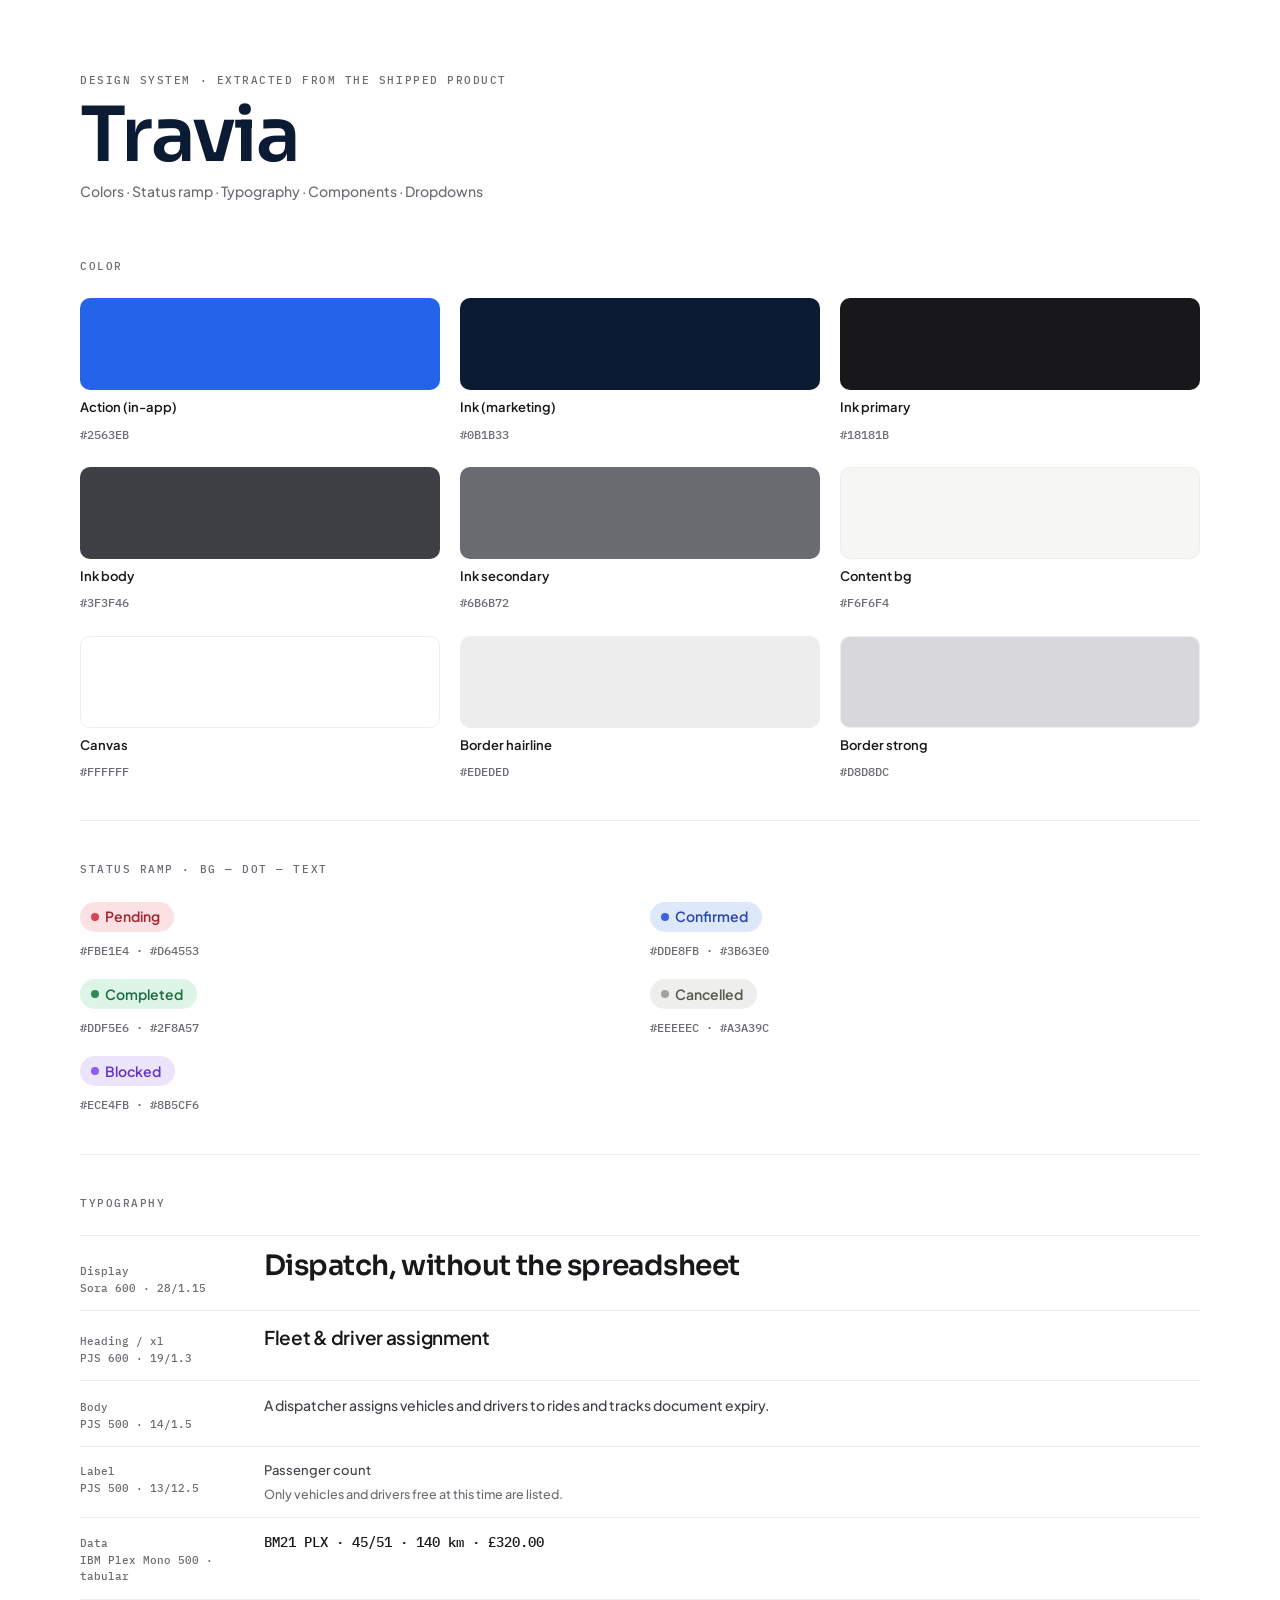
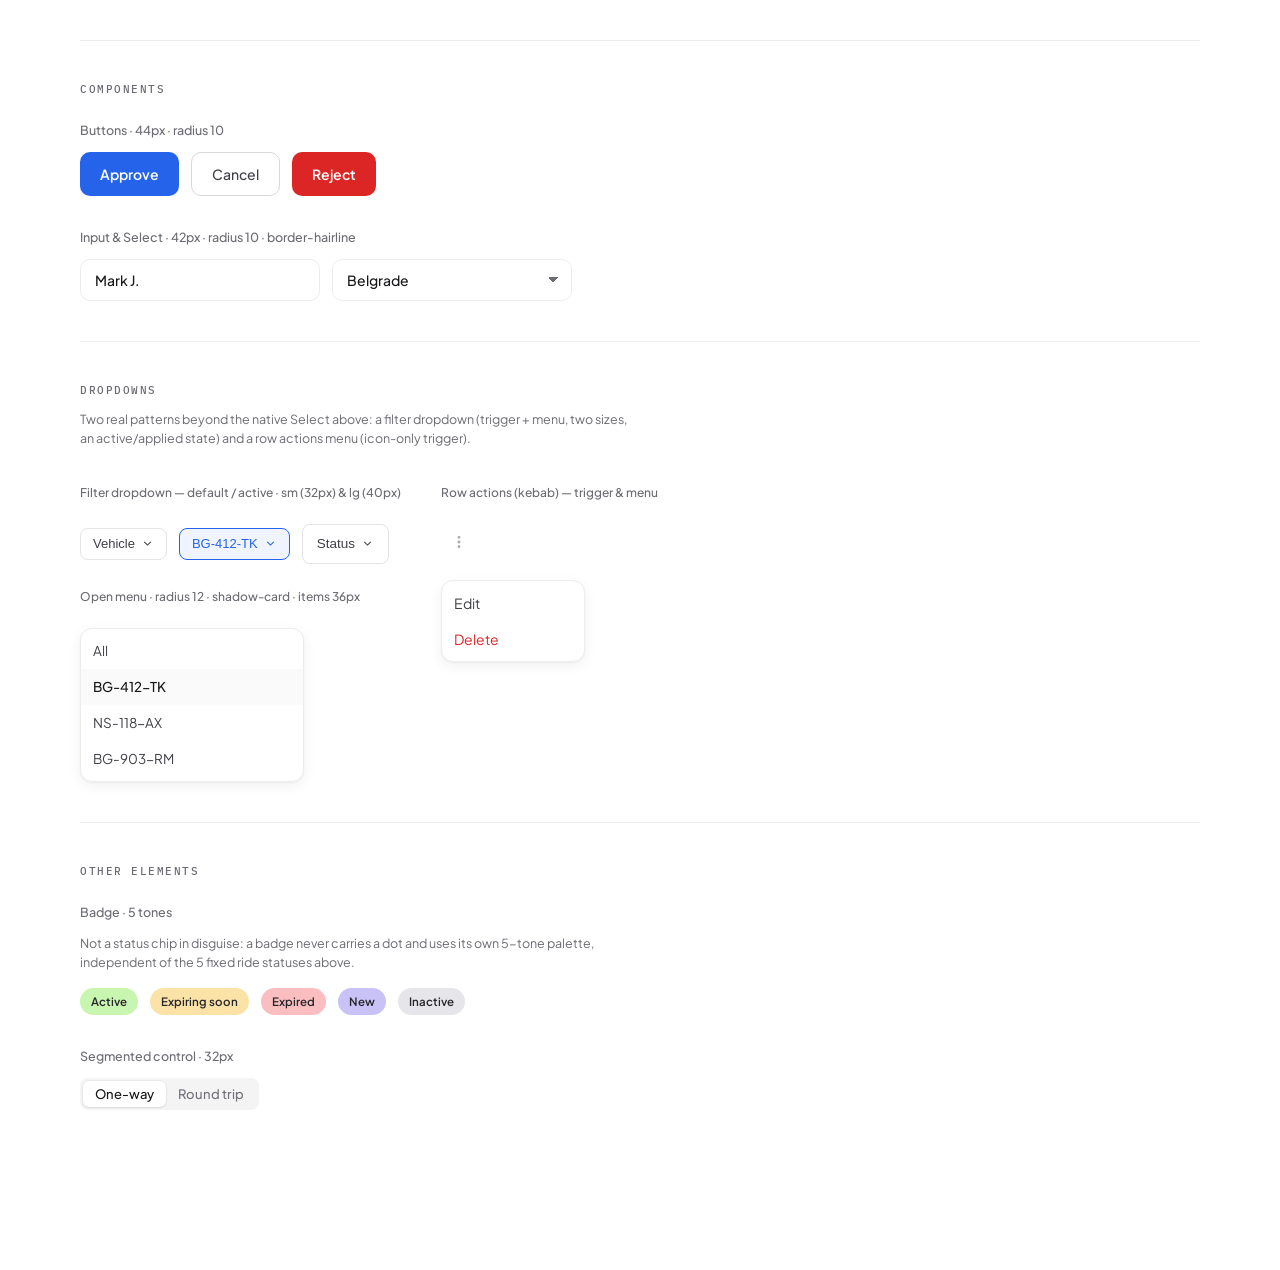
<file: travia-design-system.html>
<!doctype html>
<html lang="en">
<head>
<meta charset="utf-8" />
<meta name="viewport" content="width=device-width, initial-scale=1" />
<title>Travia design system</title>
<link rel="preconnect" href="https://fonts.googleapis.com" />
<link rel="preconnect" href="https://fonts.gstatic.com" crossorigin />
<link
  href="https://fonts.googleapis.com/css2?family=IBM+Plex+Mono:wght@400;500&family=Plus+Jakarta+Sans:wght@400;500;600;700;800&family=Sora:wght@600&display=swap"
  rel="stylesheet"
/>
<style>
  :root {
    /* Color — extracted 1:1 from src/app/globals.css. No dark mode: the
       shipped product has none, so this reference stays single-theme
       rather than inventing one. */
    --action-in-app: #2563eb;
    --action-hover: #1d4ed8;
    --select-tint: #eff4ff;
    --ink-marketing: #0b1b33;
    --ink-primary: #18181b;
    --ink-body: #3f3f46;
    --ink-secondary: #6b6b72;
    --ink-disabled: #a9a9b2;
    --content-bg: #f6f6f4;
    --canvas: #ffffff;
    --border-hairline: #ededed;
    --border-control: #e4e4e7;
    --border-strong: #d8d8dc;
    --destructive: #dc2626;

    --status-pending-bg:   #fbe1e4; --status-pending-dot:   #d64553; --status-pending-text:   #a3232f;
    --status-confirmed-bg: #dde8fb; --status-confirmed-dot: #3b63e0; --status-confirmed-text: #2a46a8;
    --status-completed-bg: #ddf5e6; --status-completed-dot: #2f8a57; --status-completed-text: #1f6b41;
    --status-cancelled-bg: #eeeeec; --status-cancelled-dot: #a3a39c; --status-cancelled-text: #57574f;
    --status-blocked-bg:   #ece4fb; --status-blocked-dot:   #8b5cf6; --status-blocked-text:   #6233c9;

    --chip-positive: #c8f5b0;
    --chip-warning: #fbe3a8;
    --chip-negative: #fbbec0;
    --chip-info: #c9c2f7;
    --chip-neutral: #e6e6ea;
    --chip-ink: #27272b;

    --shadow-card: 0 1px 2px rgba(24, 24, 27, 0.04), 0 4px 14px rgba(24, 24, 27, 0.06);
    color-scheme: light;
  }

  * { box-sizing: border-box; }
  body {
    margin: 0;
    background: var(--canvas);
    color: var(--ink-primary);
    font-family: 'Plus Jakarta Sans', system-ui, sans-serif;
    font-size: 14px;
    line-height: 1.5;
    -webkit-font-smoothing: antialiased;
    padding-left: max(16px, env(safe-area-inset-left, 0px));
    padding-right: max(16px, env(safe-area-inset-right, 0px));
  }

  .page { max-width: 1120px; margin: 0 auto; padding-block: 72px 120px; }

  .page-head { margin-bottom: 56px; }
  .page-eyebrow {
    font-family: 'IBM Plex Mono', monospace;
    font-size: 11px; font-weight: 500;
    letter-spacing: 0.14em; text-transform: uppercase;
    color: var(--ink-secondary);
    margin: 0 0 10px;
  }
  .page-title {
    font-family: Sora, 'Plus Jakarta Sans', sans-serif;
    font-weight: 600;
    font-size: clamp(44px, 7vw, 76px);
    line-height: 0.95;
    letter-spacing: -0.035em;
    color: var(--ink-marketing);
    margin: 0;
    text-wrap: balance;
  }
  .page-sub { margin: 10px 0 0; color: var(--ink-secondary); font-weight: 500; }

  .section { padding: 40px 0; border-top: 1px solid var(--border-hairline); }
  .section:first-of-type { border-top: 0; padding-top: 0; }
  .section-label {
    font-family: 'IBM Plex Mono', monospace;
    font-size: 11px; font-weight: 500;
    letter-spacing: 0.14em; text-transform: uppercase;
    color: var(--ink-secondary);
    margin: 0 0 24px;
  }
  .section-note { margin: -12px 0 24px; font-size: 12.5px; color: var(--ink-secondary); max-width: 560px; }

  /* ---------- Color ---------- */
  .swatch-grid { display: grid; grid-template-columns: repeat(3, 1fr); gap: 24px 20px; }
  .swatch { display: flex; flex-direction: column; gap: 8px; min-width: 0; }
  .swatch-tile { height: 92px; border-radius: 10px; }
  .swatch-tile--bordered { border: 1px solid var(--border-hairline); }
  .swatch-name { font-size: 13px; font-weight: 600; }
  .swatch-hex { font-family: 'IBM Plex Mono', monospace; font-size: 11.5px; font-weight: 500; color: var(--ink-secondary); }

  /* ---------- Status chips ---------- */
  .chip-grid { display: grid; grid-template-columns: repeat(2, 1fr); gap: 20px; }
  .chip-cell { display: flex; flex-direction: column; gap: 10px; align-items: flex-start; min-width: 0; }

  .chip { display: inline-flex; align-items: center; gap: 6px; height: 28px; padding: 0 12px 0 10px; border-radius: 999px; font-size: 13px; font-weight: 600; }
  .chip--lg { height: 30px; padding: 0 14px 0 11px; font-size: 14px; }
  .chip-dot { width: 7px; height: 7px; border-radius: 999px; }
  .chip--lg .chip-dot { width: 8px; height: 8px; }

  .chip--pending   { background: var(--status-pending-bg);   color: var(--status-pending-text); }
  .chip--pending   .chip-dot { background: var(--status-pending-dot); }
  .chip--confirmed { background: var(--status-confirmed-bg); color: var(--status-confirmed-text); }
  .chip--confirmed .chip-dot { background: var(--status-confirmed-dot); }
  .chip--completed { background: var(--status-completed-bg); color: var(--status-completed-text); }
  .chip--completed .chip-dot { background: var(--status-completed-dot); }
  .chip--cancelled { background: var(--status-cancelled-bg); color: var(--status-cancelled-text); }
  .chip--cancelled .chip-dot { background: var(--status-cancelled-dot); }
  .chip--blocked   { background: var(--status-blocked-bg);   color: var(--status-blocked-text); }
  .chip--blocked   .chip-dot { background: var(--status-blocked-dot); }

  /* ---------- Typography ---------- */
  .type-row { display: flex; gap: 24px; padding: 14px 0; border-top: 1px solid var(--border-hairline); align-items: baseline; flex-wrap: wrap; }
  .type-row:last-child { border-bottom: 1px solid var(--border-hairline); }
  .type-meta { flex: 0 0 160px; font-family: 'IBM Plex Mono', monospace; font-size: 11px; font-weight: 500; color: var(--ink-secondary); line-height: 1.5; }
  .type-sample { flex: 1 1 280px; min-width: 0; }

  .t-display { font-family: Sora, sans-serif; font-weight: 600; font-size: 28px; line-height: 1.15; letter-spacing: -0.02em; }
  .t-heading { font-size: 19px; font-weight: 600; line-height: 1.3; letter-spacing: -0.015em; }
  .t-body    { font-size: 14px; font-weight: 500; line-height: 1.5; color: var(--ink-body); }
  .t-label   { display: flex; flex-direction: column; gap: 4px; }
  .t-label-primary   { font-size: 13px;   font-weight: 500; color: var(--ink-body); }
  .t-label-secondary { font-size: 12.5px; font-weight: 500; color: var(--ink-secondary); }
  .t-data    { font-family: 'IBM Plex Mono', monospace; font-size: 14px; font-weight: 500; color: var(--ink-primary); font-variant-numeric: tabular-nums; }

  /* ---------- Components ---------- */
  .component-stack { display: flex; flex-direction: column; gap: 32px; }
  .component-row   { display: flex; flex-direction: column; gap: 12px; }
  .component-label { font-size: 12.5px; font-weight: 500; color: var(--ink-secondary); }
  .component-items { display: flex; gap: 12px; flex-wrap: wrap; align-items: flex-start; }

  .btn { height: 44px; padding: 0 20px; border: 0; border-radius: 10px; font-family: inherit; font-size: 14px; font-weight: 600; cursor: pointer; }
  .btn--primary     { background: var(--action-in-app); color: #fff; }
  .btn--secondary   { background: #fff; color: var(--ink-body); border: 1px solid var(--border-strong); font-weight: 500; }
  .btn--destructive { background: var(--destructive); color: #fff; }

  /* Real shared Input/Select: 42px (not 44), border-hairline (#ededed) —
     a lighter line than the secondary button's border-strong above. */
  .field {
    height: 42px;
    padding: 0 14px;
    border: 1px solid var(--border-hairline);
    border-radius: 10px;
    font-family: inherit;
    font-size: 14px;
    font-weight: 500;
    color: var(--ink-primary);
    background: #fff;
    outline: none;
    max-width: 240px;
    width: 100%;
  }
  select.field { appearance: none; background-image: linear-gradient(45deg, transparent 50%, var(--ink-secondary) 50%), linear-gradient(135deg, var(--ink-secondary) 50%, transparent 50%); background-position: calc(100% - 18px) center, calc(100% - 13px) center; background-size: 5px 5px, 5px 5px; background-repeat: no-repeat; padding-right: 32px; }

  /* ---------- Dropdowns ---------- */
  .dd-trigger {
    display: inline-flex; align-items: center; gap: 6px;
    border-radius: 8px; border: 1px solid var(--border-control);
    font-weight: 500; font-size: 13px; height: 32px; padding: 0 12px;
    color: var(--ink-body); background: #fff;
  }
  .dd-trigger--lg { height: 40px; padding: 0 14px; font-size: 13.5px; }
  .dd-trigger--active { border-color: var(--action-in-app); background: var(--select-tint); color: var(--action-in-app); }
  .dd-chevron { width: 13px; height: 13px; flex-shrink: 0; }

  .dd-panel {
    width: 224px;
    border-radius: 12px;
    border: 1px solid var(--border-hairline);
    background: #fff;
    padding: 4px 0;
    box-shadow: var(--shadow-card);
  }
  .dd-item {
    display: block; width: 100%; text-align: left;
    padding: 0 12px; height: 36px; line-height: 36px;
    font-size: 13.5px; color: var(--ink-body);
    background: none; border: 0; font-family: inherit; cursor: pointer;
  }
  .dd-item--selected { font-weight: 500; color: var(--ink-primary); }
  .dd-item--active-bg { background: #fafafa; }

  .kebab-trigger {
    display: inline-flex; align-items: center; justify-content: center;
    width: 36px; height: 36px; border-radius: 9px;
    color: var(--ink-disabled); background: none; border: 0;
  }
  .kebab-panel { width: 144px; }
  .kebab-item { height: 36px; line-height: 36px; font-size: 14px; color: var(--ink-body); }
  .kebab-item--destructive { color: var(--destructive); }

  .dd-demo { display: flex; gap: 40px; flex-wrap: wrap; align-items: flex-start; }
  .dd-demo-col { display: flex; flex-direction: column; gap: 10px; }
  .dd-demo-caption { font-size: 12px; color: var(--ink-secondary); font-weight: 500; }

  /* ---------- Badge ---------- */
  .badge { display: inline-flex; align-items: center; gap: 5px; white-space: nowrap; border-radius: 999px; padding: 5px 11px; font-size: 11.5px; font-weight: 600; color: var(--chip-ink); }
  .badge--positive { background: var(--chip-positive); }
  .badge--warning  { background: var(--chip-warning); }
  .badge--negative { background: var(--chip-negative); }
  .badge--info     { background: var(--chip-info); }
  .badge--neutral  { background: var(--chip-neutral); }

  /* ---------- Segmented control ---------- */
  .segmented { display: inline-flex; align-items: center; height: 32px; border-radius: 8px; background: #f4f4f5; padding: 3px; }
  .segmented-option { display: flex; align-items: center; height: 100%; border-radius: 6px; padding: 0 12px; font-size: 13px; font-weight: 500; border: 0; background: none; font-family: inherit; color: #71717a; }
  .segmented-option--active { background: #fff; color: #18181b; box-shadow: 0 1px 2px rgba(24,24,27,.08), 0 0 0 1px rgba(24,24,27,.04); }

  @media (max-width: 720px) {
    .swatch-grid { grid-template-columns: repeat(2, 1fr); }
    .chip-grid   { grid-template-columns: 1fr; }
    .type-meta   { flex-basis: 120px; }
  }
</style>
</head>
<body>
<main class="page">
  <header class="page-head">
    <p class="page-eyebrow">Design system · extracted from the shipped product</p>
    <h1 class="page-title">Travia</h1>
    <p class="page-sub">Colors · Status ramp · Typography · Components · Dropdowns</p>
  </header>

  <!-- 1 · Color -->
  <section class="section">
    <p class="section-label">Color</p>
    <div class="swatch-grid">
      <div class="swatch"><div class="swatch-tile" style="background:#2563eb"></div><div class="swatch-name">Action (in-app)</div><div class="swatch-hex">#2563EB</div></div>
      <div class="swatch"><div class="swatch-tile" style="background:#0b1b33"></div><div class="swatch-name">Ink (marketing)</div><div class="swatch-hex">#0B1B33</div></div>
      <div class="swatch"><div class="swatch-tile" style="background:#18181b"></div><div class="swatch-name">Ink primary</div><div class="swatch-hex">#18181B</div></div>
      <div class="swatch"><div class="swatch-tile" style="background:#3f3f46"></div><div class="swatch-name">Ink body</div><div class="swatch-hex">#3F3F46</div></div>
      <div class="swatch"><div class="swatch-tile" style="background:#6b6b72"></div><div class="swatch-name">Ink secondary</div><div class="swatch-hex">#6B6B72</div></div>
      <div class="swatch"><div class="swatch-tile swatch-tile--bordered" style="background:#f6f6f4"></div><div class="swatch-name">Content bg</div><div class="swatch-hex">#F6F6F4</div></div>
      <div class="swatch"><div class="swatch-tile swatch-tile--bordered" style="background:#ffffff"></div><div class="swatch-name">Canvas</div><div class="swatch-hex">#FFFFFF</div></div>
      <div class="swatch"><div class="swatch-tile swatch-tile--bordered" style="background:#ededed"></div><div class="swatch-name">Border hairline</div><div class="swatch-hex">#EDEDED</div></div>
      <div class="swatch"><div class="swatch-tile swatch-tile--bordered" style="background:#d8d8dc"></div><div class="swatch-name">Border strong</div><div class="swatch-hex">#D8D8DC</div></div>
    </div>
  </section>

  <!-- 2 · Status ramp -->
  <section class="section">
    <p class="section-label">Status ramp · bg — dot — text</p>
    <div class="chip-grid">
      <div class="chip-cell"><span class="chip chip--lg chip--pending"><span class="chip-dot"></span>Pending</span><div class="swatch-hex">#FBE1E4 · #D64553</div></div>
      <div class="chip-cell"><span class="chip chip--lg chip--confirmed"><span class="chip-dot"></span>Confirmed</span><div class="swatch-hex">#DDE8FB · #3B63E0</div></div>
      <div class="chip-cell"><span class="chip chip--lg chip--completed"><span class="chip-dot"></span>Completed</span><div class="swatch-hex">#DDF5E6 · #2F8A57</div></div>
      <div class="chip-cell"><span class="chip chip--lg chip--cancelled"><span class="chip-dot"></span>Cancelled</span><div class="swatch-hex">#EEEEEC · #A3A39C</div></div>
      <div class="chip-cell"><span class="chip chip--lg chip--blocked"><span class="chip-dot"></span>Blocked</span><div class="swatch-hex">#ECE4FB · #8B5CF6</div></div>
    </div>
  </section>

  <!-- 3 · Typography -->
  <section class="section">
    <p class="section-label">Typography</p>
    <div>
      <div class="type-row"><div class="type-meta">Display<br>Sora 600 · 28/1.15</div><div class="type-sample t-display">Dispatch, without the spreadsheet</div></div>
      <div class="type-row"><div class="type-meta">Heading / xl<br>PJS 600 · 19/1.3</div><div class="type-sample t-heading">Fleet &amp; driver assignment</div></div>
      <div class="type-row"><div class="type-meta">Body<br>PJS 500 · 14/1.5</div><div class="type-sample t-body">A dispatcher assigns vehicles and drivers to rides and tracks document expiry.</div></div>
      <div class="type-row"><div class="type-meta">Label<br>PJS 500 · 13/12.5</div><div class="type-sample t-label"><div class="t-label-primary">Passenger count</div><div class="t-label-secondary">Only vehicles and drivers free at this time are listed.</div></div></div>
      <div class="type-row"><div class="type-meta">Data<br>IBM Plex Mono 500 · tabular</div><div class="type-sample t-data">BM21 PLX · 45/51 · 140 km · £320.00</div></div>
    </div>
  </section>

  <!-- 4 · Components -->
  <section class="section">
    <p class="section-label">Components</p>
    <div class="component-stack">
      <div class="component-row">
        <div class="component-label">Buttons · 44px · radius 10</div>
        <div class="component-items">
          <button type="button" class="btn btn--primary">Approve</button>
          <button type="button" class="btn btn--secondary">Cancel</button>
          <button type="button" class="btn btn--destructive">Reject</button>
        </div>
      </div>

      <div class="component-row">
        <div class="component-label">Input &amp; Select · 42px · radius 10 · border-hairline</div>
        <div class="component-items">
          <input type="text" value="Mark J." placeholder="Driver name" class="field" />
          <select class="field">
            <option>Belgrade</option>
            <option>Novi Sad</option>
          </select>
        </div>
      </div>
    </div>
  </section>

  <!-- 5 · Dropdowns -->
  <section class="section">
    <p class="section-label">Dropdowns</p>
    <p class="section-note">Two real patterns beyond the native Select above: a filter dropdown (trigger + menu, two sizes, an active/applied state) and a row actions menu (icon-only trigger).</p>
    <div class="dd-demo">
      <div class="dd-demo-col">
        <p class="dd-demo-caption">Filter dropdown — default / active · sm (32px) &amp; lg (40px)</p>
        <div class="component-items" style="align-items:center;">
          <button type="button" class="dd-trigger">Vehicle <svg class="dd-chevron" viewBox="0 0 24 24" fill="none" stroke="currentColor" stroke-width="1.9"><path d="M6 9l6 6 6-6"/></svg></button>
          <button type="button" class="dd-trigger dd-trigger--active">BG-412-TK <svg class="dd-chevron" viewBox="0 0 24 24" fill="none" stroke="currentColor" stroke-width="1.9"><path d="M6 9l6 6 6-6"/></svg></button>
          <button type="button" class="dd-trigger dd-trigger--lg">Status <svg class="dd-chevron" viewBox="0 0 24 24" fill="none" stroke="currentColor" stroke-width="1.9"><path d="M6 9l6 6 6-6"/></svg></button>
        </div>
        <p class="dd-demo-caption" style="margin-top:14px;">Open menu · radius 12 · shadow-card · items 36px</p>
        <div class="dd-panel">
          <button type="button" class="dd-item">All</button>
          <button type="button" class="dd-item dd-item--selected dd-item--active-bg">BG-412-TK</button>
          <button type="button" class="dd-item">NS-118-AX</button>
          <button type="button" class="dd-item">BG-903-RM</button>
        </div>
      </div>

      <div class="dd-demo-col">
        <p class="dd-demo-caption">Row actions (kebab) — trigger &amp; menu</p>
        <button type="button" class="kebab-trigger" aria-label="Actions">
          <svg width="16" height="16" viewBox="0 0 24 24" fill="none" stroke="currentColor" stroke-width="1.9"><circle cx="12" cy="5" r="1.2"/><circle cx="12" cy="12" r="1.2"/><circle cx="12" cy="19" r="1.2"/></svg>
        </button>
        <div class="dd-panel kebab-panel" style="margin-top:10px;">
          <button type="button" class="dd-item kebab-item">Edit</button>
          <button type="button" class="dd-item kebab-item kebab-item--destructive">Delete</button>
        </div>
      </div>
    </div>
  </section>

  <!-- 6 · Other elements -->
  <section class="section">
    <p class="section-label">Other elements</p>
    <div class="component-stack">
      <div class="component-row">
        <div class="component-label">Badge · 5 tones</div>
        <p class="section-note" style="margin:0 0 4px;">Not a status chip in disguise: a badge never carries a dot and uses its own 5-tone palette, independent of the 5 fixed ride statuses above.</p>
        <div class="component-items">
          <span class="badge badge--positive">Active</span>
          <span class="badge badge--warning">Expiring soon</span>
          <span class="badge badge--negative">Expired</span>
          <span class="badge badge--info">New</span>
          <span class="badge badge--neutral">Inactive</span>
        </div>
      </div>

      <div class="component-row">
        <div class="component-label">Segmented control · 32px</div>
        <div class="component-items">
          <div class="segmented">
            <button type="button" class="segmented-option segmented-option--active">One-way</button>
            <button type="button" class="segmented-option">Round trip</button>
          </div>
        </div>
      </div>
    </div>
  </section>
</main>
  <!-- Cloudflare Web Analytics (per-device opt-out: visit ?notrack=1 to exclude this browser) -->
  <script>(function(){try{var p=new URLSearchParams(location.search);if(p.has('notrack')){p.get('notrack')==='0'?localStorage.removeItem('cf-notrack'):localStorage.setItem('cf-notrack','1');}if(localStorage.getItem('cf-notrack')==='1')return;}catch(e){}var s=document.createElement('script');s.defer=true;s.src='https://static.cloudflareinsights.com/beacon.min.js';s.setAttribute('data-cf-beacon','{"token": "7ba1153fa64f4dcb88f4bd336d892822"}');document.head.appendChild(s);})();</script>
  <!-- End Cloudflare Web Analytics -->
</body>
</html>
</file>
